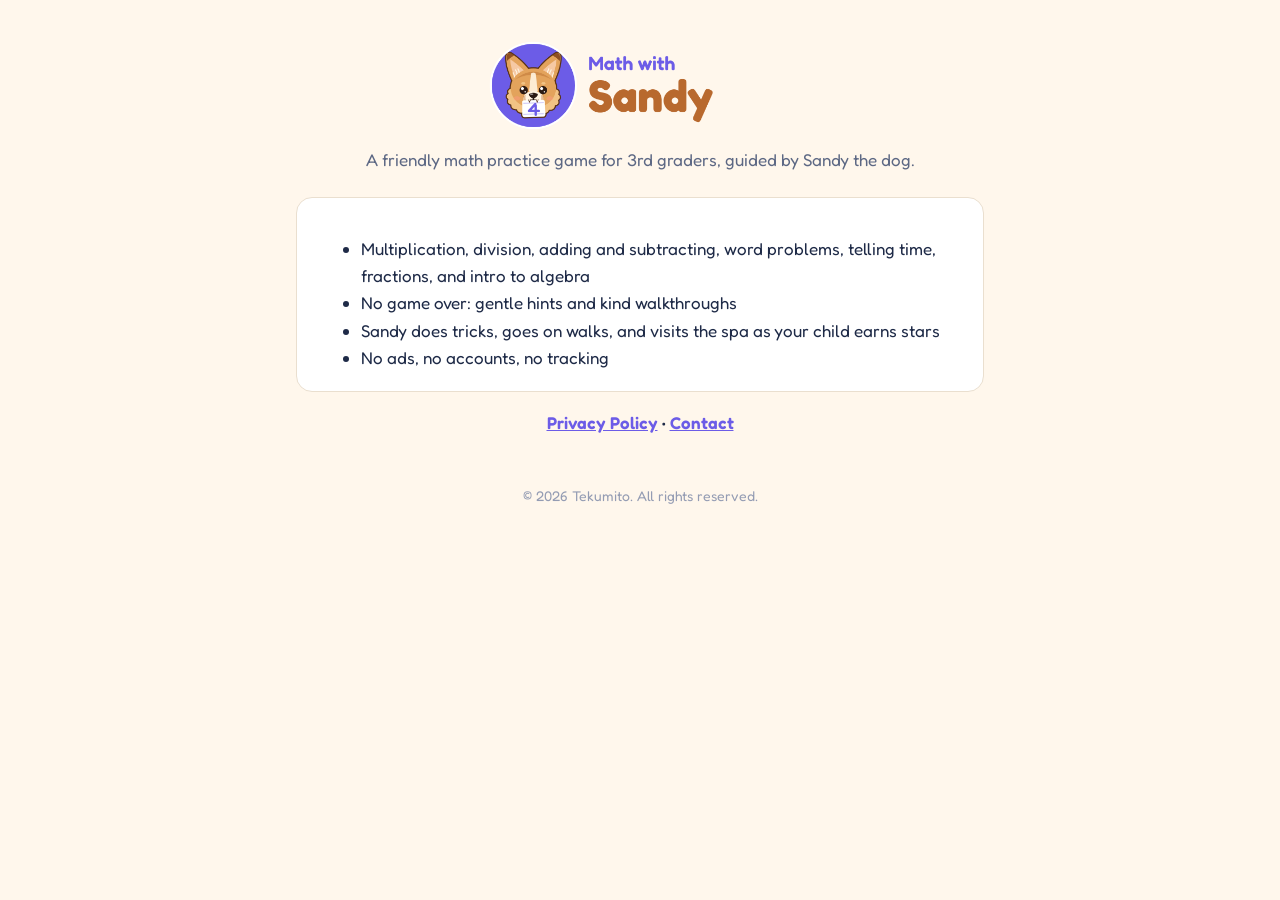
<file: index.html>
<!doctype html>
<html lang="en">
  <head>
    <meta charset="utf-8" />
    <meta name="viewport" content="width=device-width, initial-scale=1" />
    <title>Math with Sandy</title>
    <meta name="description" content="A friendly math practice game for 3rd graders, guided by Sandy the dog." />
    <link rel="icon" href="favicon.png" />
    <link rel="stylesheet" href="style.css" />
  </head>
  <body>
    <main>
      <header>
        <img src="logo.png" alt="Math with Sandy" width="320" />
        <p class="tagline">A friendly math practice game for 3rd graders, guided by Sandy the dog.</p>
      </header>

      <section>
        <ul>
          <li>
            Multiplication, division, adding and subtracting, word problems, telling time, fractions, and intro to
            algebra
          </li>
          <li>No game over: gentle hints and kind walkthroughs</li>
          <li>Sandy does tricks, goes on walks, and visits the spa as your child earns stars</li>
          <li>No ads, no accounts, no tracking</li>
        </ul>
      </section>

      <p class="links">
        <a href="privacy.html">Privacy Policy</a> · <a href="mailto:mathwithsandy.app@gmail.com">Contact</a>
      </p>
    </main>
    <footer>© 2026 Tekumito. All rights reserved.</footer>
  </body>
</html>
</file>
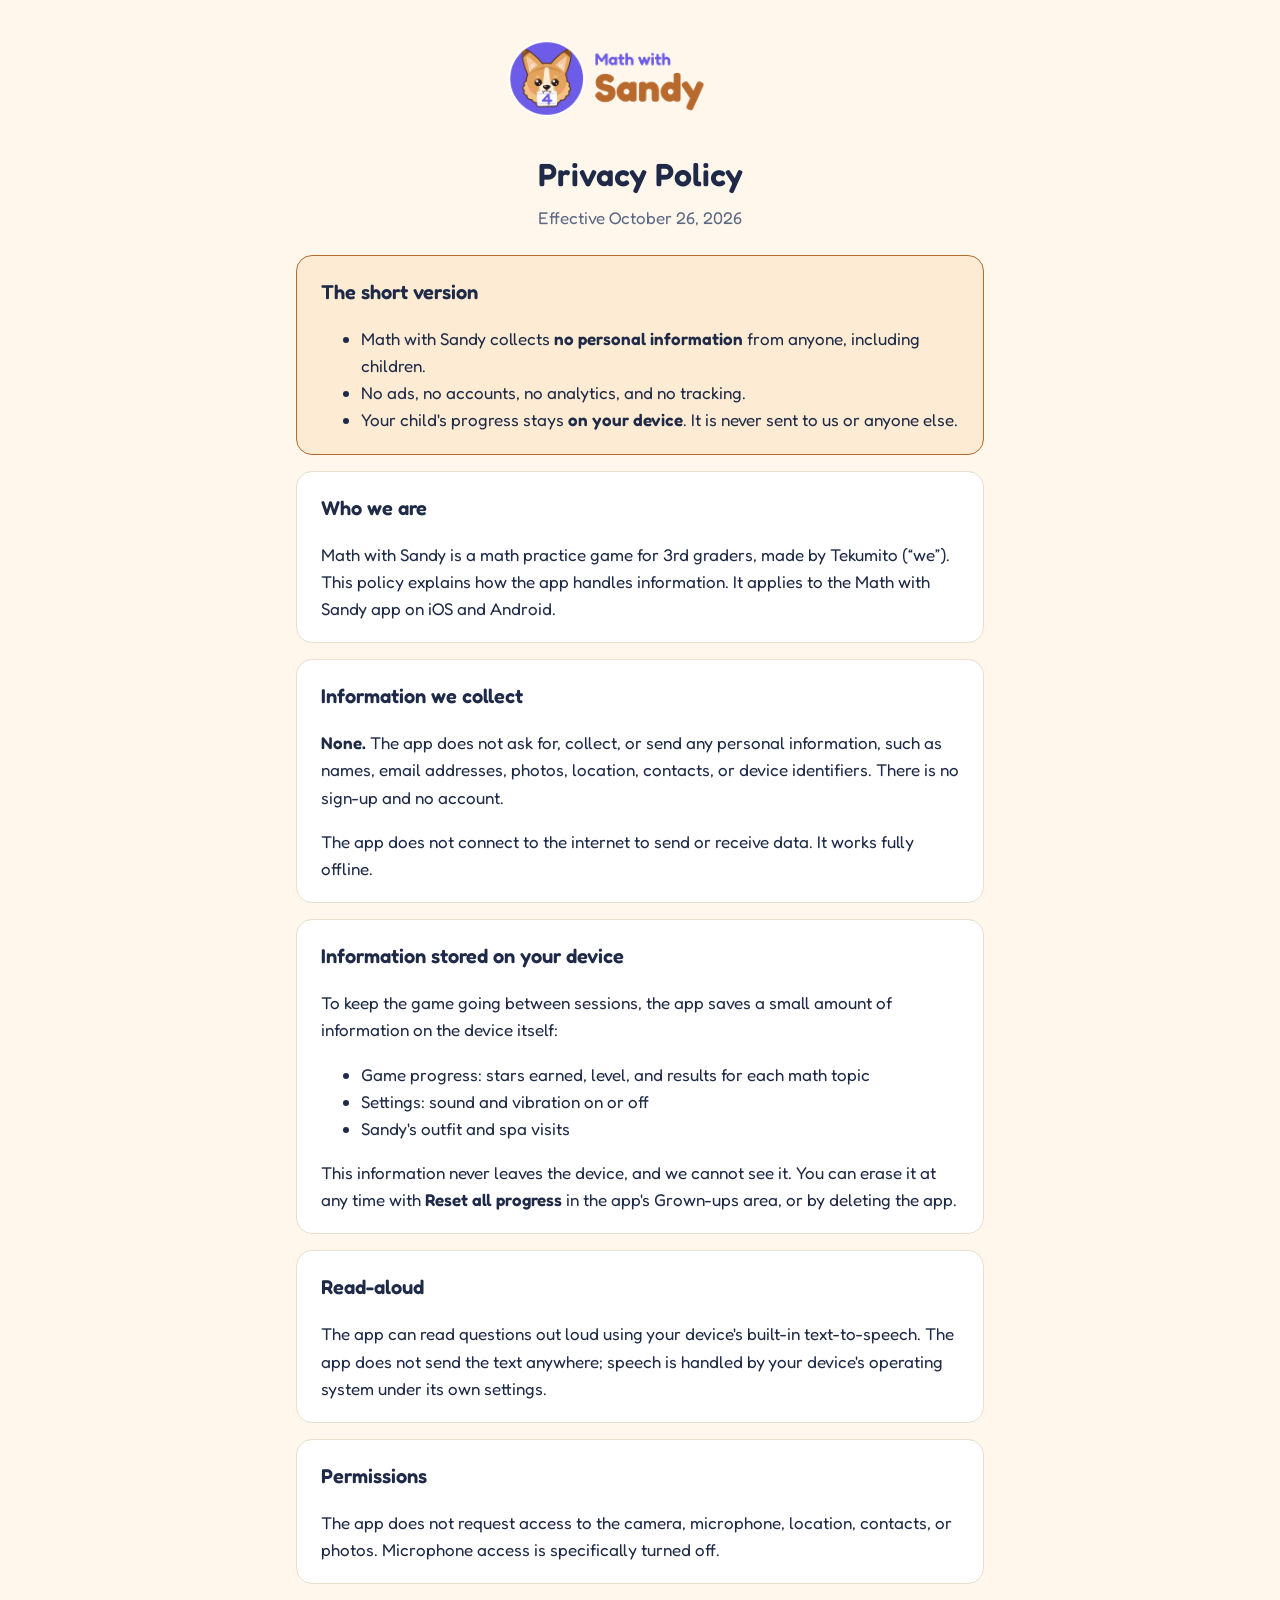
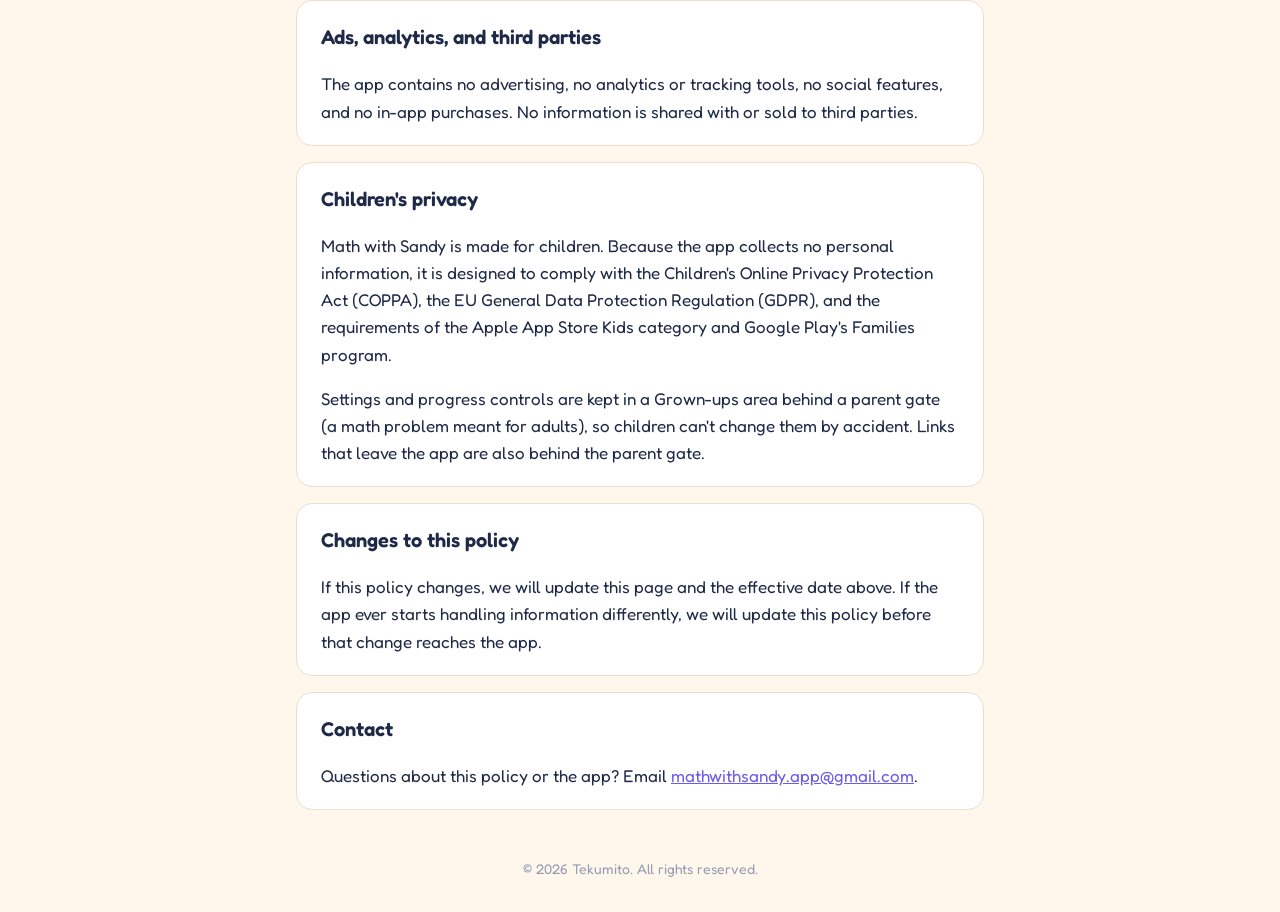
<file: privacy.html>
<!doctype html>
<html lang="en">
  <head>
    <meta charset="utf-8" />
    <meta name="viewport" content="width=device-width, initial-scale=1" />
    <title>Privacy Policy · Math with Sandy</title>
    <meta name="description" content="Privacy policy for Math with Sandy, a math game for kids." />
    <link rel="icon" href="favicon.png" />
    <link rel="stylesheet" href="style.css" />
  </head>
  <body>
    <main>
      <header>
        <a href="./"><img src="logo.png" alt="Math with Sandy" width="280" /></a>
        <h1>Privacy Policy</h1>
        <p class="meta">Effective October 26, 2026</p>
      </header>

      <section class="summary">
        <h2>The short version</h2>
        <ul>
          <li>Math with Sandy collects <strong>no personal information</strong> from anyone, including children.</li>
          <li>No ads, no accounts, no analytics, and no tracking.</li>
          <li>Your child's progress stays <strong>on your device</strong>. It is never sent to us or anyone else.</li>
        </ul>
      </section>

      <section>
        <h2>Who we are</h2>
        <p>
          Math with Sandy is a math practice game for 3rd graders, made by Tekumito (“we”). This policy explains how the
          app handles information. It applies to the Math with Sandy app on iOS and Android.
        </p>
      </section>

      <section>
        <h2>Information we collect</h2>
        <p>
          <strong>None.</strong> The app does not ask for, collect, or send any personal information, such as names,
          email addresses, photos, location, contacts, or device identifiers. There is no sign-up and no account.
        </p>
        <p>The app does not connect to the internet to send or receive data. It works fully offline.</p>
      </section>

      <section>
        <h2>Information stored on your device</h2>
        <p>
          To keep the game going between sessions, the app saves a small amount of information on the device itself:
        </p>
        <ul>
          <li>Game progress: stars earned, level, and results for each math topic</li>
          <li>Settings: sound and vibration on or off</li>
          <li>Sandy's outfit and spa visits</li>
        </ul>
        <p>
          This information never leaves the device, and we cannot see it. You can erase it at any time with
          <strong>Reset all progress</strong> in the app's Grown-ups area, or by deleting the app.
        </p>
      </section>

      <section>
        <h2>Read-aloud</h2>
        <p>
          The app can read questions out loud using your device's built-in text-to-speech. The app does not send the
          text anywhere; speech is handled by your device's operating system under its own settings.
        </p>
      </section>

      <section>
        <h2>Permissions</h2>
        <p>
          The app does not request access to the camera, microphone, location, contacts, or photos. Microphone access is
          specifically turned off.
        </p>
      </section>

      <section>
        <h2>Ads, analytics, and third parties</h2>
        <p>
          The app contains no advertising, no analytics or tracking tools, no social features, and no in-app purchases.
          No information is shared with or sold to third parties.
        </p>
      </section>

      <section>
        <h2>Children's privacy</h2>
        <p>
          Math with Sandy is made for children. Because the app collects no personal information, it is designed to
          comply with the Children's Online Privacy Protection Act (COPPA), the EU General Data Protection Regulation
          (GDPR), and the requirements of the Apple App Store Kids category and Google Play's Families program.
        </p>
        <p>
          Settings and progress controls are kept in a Grown-ups area behind a parent gate (a math problem meant for
          adults), so children can't change them by accident. Links that leave the app are also behind the parent gate.
        </p>
      </section>

      <section>
        <h2>Changes to this policy</h2>
        <p>
          If this policy changes, we will update this page and the effective date above. If the app ever starts handling
          information differently, we will update this policy before that change reaches the app.
        </p>
      </section>

      <section>
        <h2>Contact</h2>
        <p>
          Questions about this policy or the app? Email
          <a href="mailto:mathwithsandy.app@gmail.com">mathwithsandy.app@gmail.com</a>.
        </p>
      </section>
    </main>
    <footer>© 2026 Tekumito. All rights reserved.</footer>
  </body>
</html>
</file>
<file: style.css>
/* Colors match the app (src/theme/tokens.ts). */
:root {
  --background: #fff7ec;
  --surface: #ffffff;
  --border: #eadfcf;
  --ink: #1e2a47;
  --ink-muted: #5d6884;
  --ink-soft: #949cb3;
  --primary: #6c5ce7;
  --sandy-soft: #fdebd3;
  --sandy-dark: #b8692e;
}

/* Fredoka (SIL Open Font License) is served from this site, so the page makes no third-party requests. */
@font-face {
  font-family: 'Fredoka';
  font-weight: 400;
  src: url('Fredoka_400Regular.ttf') format('truetype');
}

@font-face {
  font-family: 'Fredoka';
  font-weight: 600 700;
  src: url('Fredoka_600SemiBold.ttf') format('truetype');
}

* {
  box-sizing: border-box;
}

body {
  margin: 0;
  background: var(--background);
  color: var(--ink);
  font-family:
    'Fredoka',
    system-ui,
    -apple-system,
    'Segoe UI',
    Roboto,
    sans-serif;
  font-size: 17px;
  line-height: 1.6;
}

main {
  max-width: 720px;
  margin: 0 auto;
  padding: 32px 16px;
}

header {
  text-align: center;
  margin-bottom: 24px;
}

header img {
  max-width: 100%;
  height: auto;
}

h1 {
  margin: 16px 0 4px;
  font-size: 2rem;
}

h2 {
  margin: 0 0 8px;
  font-size: 1.25rem;
}

section {
  background: var(--surface);
  border: 1px solid var(--border);
  border-radius: 16px;
  padding: 20px 24px;
  margin-bottom: 16px;
}

section p:last-child,
section ul:last-child {
  margin-bottom: 0;
}

.summary {
  background: var(--sandy-soft);
  border-color: var(--sandy-dark);
}

.meta,
.tagline {
  color: var(--ink-muted);
  margin: 0;
}

.links {
  text-align: center;
  font-weight: 600;
}

a {
  color: var(--primary);
}

footer {
  text-align: center;
  color: var(--ink-soft);
  font-size: 0.875rem;
  padding: 0 16px 32px;
}
</file>
